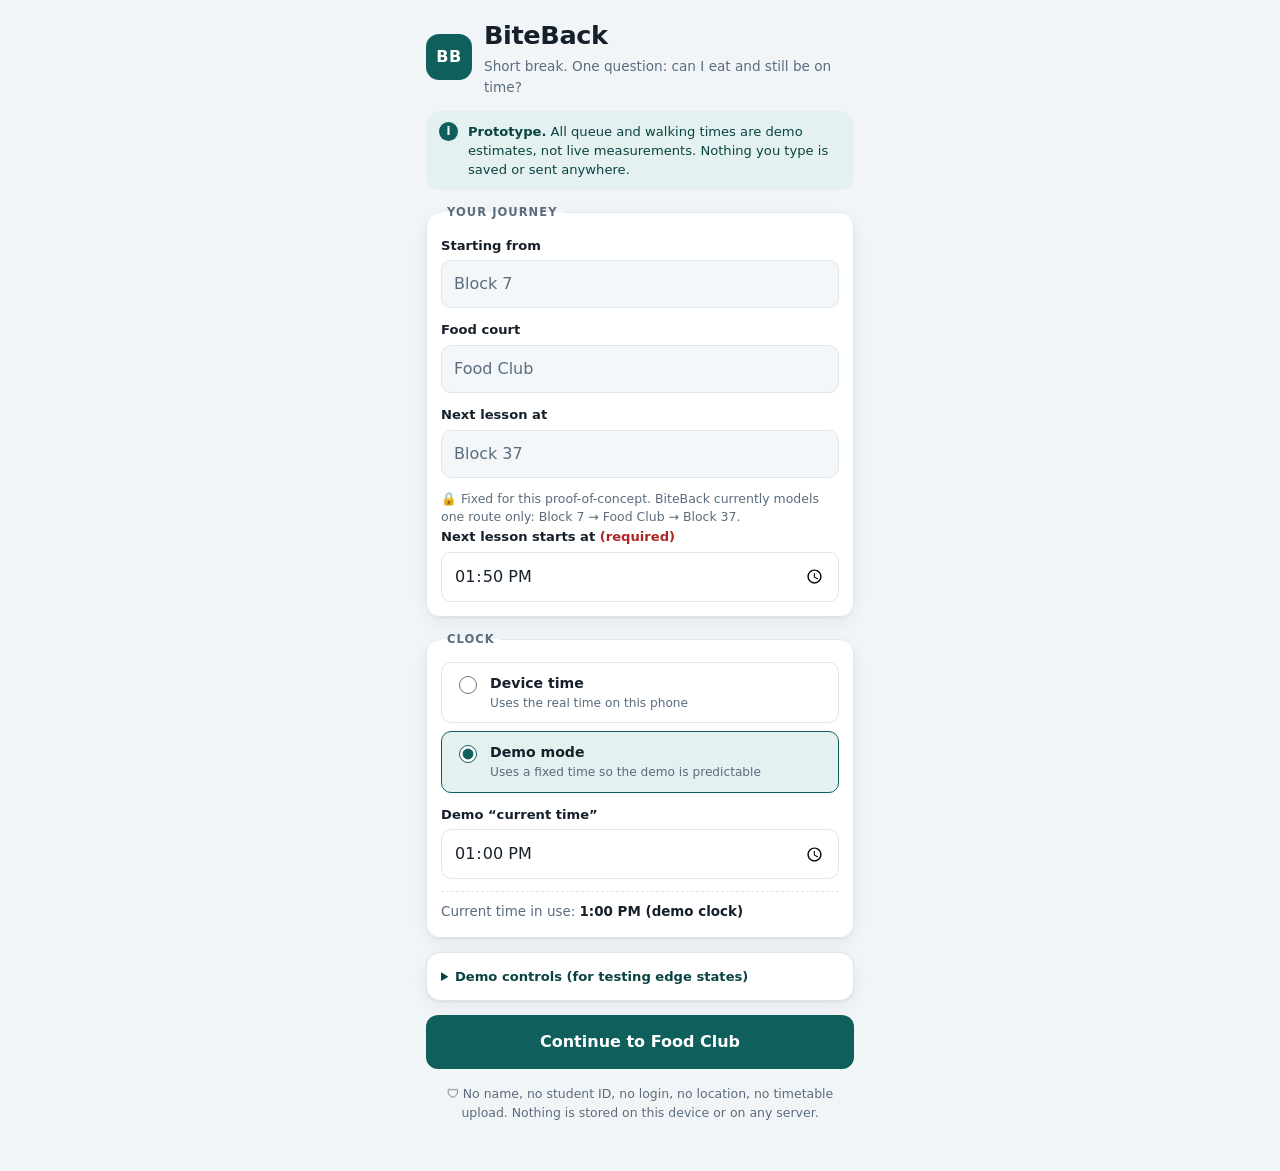
<file: index.html>
<!DOCTYPE html>
<html lang="en">
<head>
<meta charset="utf-8">
<meta name="viewport" content="width=device-width, initial-scale=1, viewport-fit=cover">
<meta name="description" content="BiteBack — a student prototype that estimates whether there is enough time to buy food and still reach the next lesson on time.">
<meta name="robots" content="noindex">
<title>BiteBack — will I make it back in time?</title>
<link rel="stylesheet" href="styles.css">
</head>
<body>

<div class="phone">

  <!-- ===================== SCREEN 1 — INPUT ===================== -->
  <section id="screen-input" class="screen is-active" aria-labelledby="app-title">
    <header class="app-head">
      <div class="logo" aria-hidden="true">BB</div>
      <div>
        <h1 id="app-title">BiteBack</h1>
        <p class="subtitle">Short break. One question: can I eat and still be on time?</p>
      </div>
    </header>

    <p class="banner banner-info">
      <span class="banner-icon" aria-hidden="true">i</span>
      <span><strong>Prototype.</strong> All queue and walking times are demo estimates, not live measurements. Nothing you type is saved or sent anywhere.</span>
    </p>

    <form id="trip-form" novalidate>
      <fieldset class="card">
        <legend>Your journey</legend>

        <div class="field">
          <label for="start-block">Starting from</label>
          <input id="start-block" name="start-block" type="text" value="Block 7" readonly aria-describedby="locked-note">
        </div>

        <div class="field">
          <label for="food-court">Food court</label>
          <input id="food-court" name="food-court" type="text" value="Food Club" readonly>
        </div>

        <div class="field">
          <label for="lesson-block">Next lesson at</label>
          <input id="lesson-block" name="lesson-block" type="text" value="Block 37" readonly>
        </div>

        <p id="locked-note" class="hint">
          <span aria-hidden="true">&#128274;</span> Fixed for this proof-of-concept. BiteBack currently models one route only: Block&nbsp;7 &rarr; Food Club &rarr; Block&nbsp;37.
        </p>

        <div class="field">
          <label for="lesson-time">Next lesson starts at <span class="req">(required)</span></label>
          <input id="lesson-time" name="lesson-time" type="time" required aria-describedby="lesson-time-error">
          <p id="lesson-time-error" class="error-text" role="alert" hidden></p>
        </div>
      </fieldset>

      <fieldset class="card">
        <legend>Clock</legend>

        <div class="radio-row">
          <label class="radio">
            <input type="radio" name="time-mode" value="device">
            <span><strong>Device time</strong><small>Uses the real time on this phone</small></span>
          </label>
          <label class="radio">
            <input type="radio" name="time-mode" value="demo" checked>
            <span><strong>Demo mode</strong><small>Uses a fixed time so the demo is predictable</small></span>
          </label>
        </div>

        <div class="field" id="demo-time-field">
          <label for="demo-current-time">Demo &ldquo;current time&rdquo;</label>
          <input id="demo-current-time" type="time" value="13:00">
        </div>

        <p class="now-readout">Current time in use: <strong id="now-readout">--:--</strong></p>
      </fieldset>

      <details class="card demo-tools">
        <summary>Demo controls (for testing edge states)</summary>
        <label class="check">
          <input type="checkbox" id="simulate-missing">
          <span>Simulate missing Chicken Rice queue data &rarr; forces <strong>Unknown</strong></span>
        </label>
        <label class="check">
          <input type="checkbox" id="simulate-stale">
          <span>Simulate a stale (26&nbsp;min old) Chicken Rice snapshot &rarr; forces <strong>Unknown</strong></span>
        </label>
        <p class="hint">These switches exist only to show the honest-failure states during the viva. A real build would not ship them.</p>
      </details>

      <button type="submit" class="btn btn-primary">Continue to Food Club</button>
    </form>

    <p class="privacy-note">
      <span aria-hidden="true">&#128737;</span>
      No name, no student ID, no login, no location, no timetable upload. Nothing is stored on this device or on any server.
    </p>
  </section>

  <!-- ===================== SCREEN 2 — QUEUES ===================== -->
  <section id="screen-queue" class="screen" aria-labelledby="queue-title" hidden>
    <header class="screen-head">
      <button type="button" class="btn-back" data-goto="screen-input">&larr; Edit journey</button>
      <h2 id="queue-title">Food Club queues</h2>
      <p class="screen-sub" id="queue-context">Arriving about --:-- &middot; lesson at --:--</p>
    </header>

    <p class="banner banner-warn">
      <span class="banner-icon" aria-hidden="true">!</span>
      <span><strong>Simulated CV queue snapshots.</strong> No camera is connected. These counts are hand-written demo values standing in for a future computer-vision people counter.</span>
    </p>

    <ul class="stall-list" id="stall-list"></ul>

    <p class="hint centred">Only Chicken Rice has a full timing calculation in this proof-of-concept.</p>
  </section>

  <!-- ===================== SCREEN 3 — RESULT ===================== -->
  <section id="screen-result" class="screen" aria-labelledby="result-title" hidden>
    <header class="screen-head">
      <button type="button" class="btn-back" data-goto="screen-queue">&larr; Back to queues</button>
      <h2 id="result-title">Chicken Rice</h2>
      <p class="screen-sub" id="result-context">Block 7 &rarr; Food Club &rarr; Block 37</p>
    </header>

    <div id="status-pill" class="status-pill" role="status" aria-live="polite">
      <span class="status-icon" id="status-icon" aria-hidden="true">?</span>
      <span class="status-text">
        <strong id="status-label">Unknown</strong>
        <small id="status-line">Waiting for input.</small>
      </span>
    </div>

    <div class="card" id="eating-card">
      <h3>Eating time</h3>
      <div class="eat-grid">
        <div class="eat-cell">
          <span class="eat-num" id="eat-before">--</span>
          <span class="eat-lab">min before buffer</span>
        </div>
        <div class="eat-cell">
          <span class="eat-num" id="eat-after">--</span>
          <span class="eat-lab">min after buffer</span>
        </div>
      </div>
      <p class="hint" id="eat-rule">Target: at least 15 minutes of eating time after the safety buffer.</p>
    </div>

    <div class="card" id="breakdown-card">
      <h3>Where the minutes go</h3>
      <table class="breakdown">
        <caption class="sr-only">Timing breakdown in minutes</caption>
        <tbody>
          <tr><th scope="row"><span aria-hidden="true">&#128694;</span> Block 7 &rarr; Food Club walk</th><td><span id="bd-walk1">--</span> min</td></tr>
          <tr><th scope="row"><span aria-hidden="true">&#128101;</span> Chicken Rice queue</th><td><span id="bd-queue">--</span> min</td></tr>
          <tr><th scope="row"><span aria-hidden="true">&#127858;</span> Preparation</th><td><span id="bd-prep">--</span> min</td></tr>
          <tr><th scope="row"><span aria-hidden="true">&#128694;</span> Food Club &rarr; Block 37 walk</th><td><span id="bd-walk2">--</span> min</td></tr>
          <tr class="row-sum"><th scope="row">Base non-eating time</th><td><span id="bd-base">--</span> min</td></tr>
          <tr><th scope="row"><span aria-hidden="true">&#128737;</span> Safety buffer</th><td><span id="bd-buffer">--</span> min</td></tr>
          <tr class="row-sum"><th scope="row">Time available before lesson</th><td><span id="bd-available">--</span> min</td></tr>
        </tbody>
      </table>
    </div>

    <div class="card" id="explain-card">
      <h3>Why this result</h3>
      <p id="explain-text">--</p>
    </div>

    <p class="banner banner-warn">
      <span class="banner-icon" aria-hidden="true">!</span>
      <span><strong>These are demo estimates, not guarantees.</strong> Walking, queue and preparation times are placeholder numbers. They must be replaced with real stopwatch observations at Food Club before anyone relies on this. See <code>DATA_NOTES.md</code>.</span>
    </p>

    <button type="button" class="btn btn-secondary" data-goto="screen-queue">&larr; Back to queues</button>
  </section>

</div>

<script src="data.js"></script>
<script src="feasibility.js"></script>
<script src="app.js"></script>
</body>
</html>
</file>
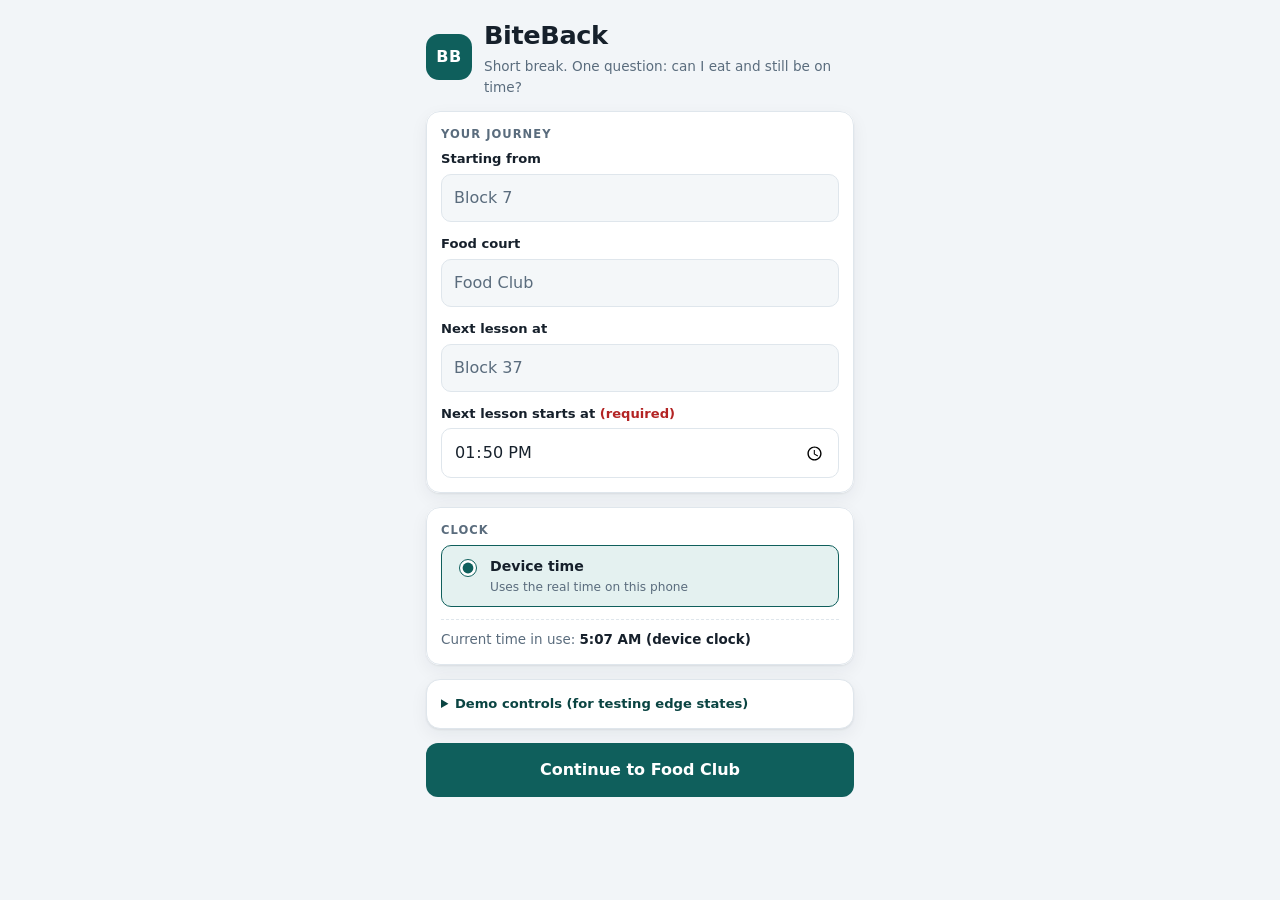
<file: app/index.html>
<!DOCTYPE html>
<html lang="en">
<head>
<meta charset="utf-8">
<meta name="viewport" content="width=device-width, initial-scale=1, viewport-fit=cover">
<meta name="description" content="BiteBack — a student prototype that estimates whether there is enough time to buy food and still reach the next lesson on time.">
<meta name="robots" content="noindex">
<title>BiteBack — will I make it back in time?</title>
<link rel="stylesheet" href="styles.css">
</head>
<body>

<div class="phone">

  <!-- ===================== SCREEN 1 — INPUT ===================== -->
  <section id="screen-input" class="screen is-active" aria-labelledby="app-title">
    <header class="app-head">
      <div class="logo" aria-hidden="true">BB</div>
      <div>
        <h1 id="app-title">BiteBack</h1>
        <p class="subtitle">Short break. One question: can I eat and still be on time?</p>
      </div>
    </header>

    <!-- <p class="banner banner-info"> -->
    <!--   <span class="banner-icon" aria-hidden="true">i</span> -->
    <!--   <span><strong>Prototype.</strong> All queue and walking times are demo estimates, not live measurements. Nothing you type is saved or sent anywhere.</span> -->
    <!-- </p> -->

    <form id="trip-form" novalidate>
      <fieldset class="card">
        <div class="header">Your journey</div>

        <div class="field">
          <label for="start-block">Starting from</label>
          <input id="start-block" name="start-block" type="text" value="Block 7" readonly aria-describedby="locked-note">
        </div>

        <div class="field">
          <label for="food-court">Food court</label>
          <input id="food-court" name="food-court" type="text" value="Food Club" readonly>
        </div>

        <div class="field">
          <label for="lesson-block">Next lesson at</label>
          <input id="lesson-block" name="lesson-block" type="text" value="Block 37" readonly>
        </div>

        <!-- <p id="locked-note" class="hint"> -->
        <!--   <span aria-hidden="true">&#128274;</span> Fixed for this proof-of-concept. BiteBack currently models one route only: Block&nbsp;7 &rarr; Food Club &rarr; Block&nbsp;37. -->
        <!-- </p> -->

        <div class="field">
          <label for="lesson-time">Next lesson starts at <span class="req">(required)</span></label>
          <input id="lesson-time" name="lesson-time" type="time" required aria-describedby="lesson-time-error">
          <p id="lesson-time-error" class="error-text" role="alert" hidden></p>
        </div>
      </fieldset>

      <fieldset class="card">
        <div class="header">Clock</div>

        <div class="radio-row">
          <label class="radio">
            <input type="radio" name="time-mode" value="device" checked>
            <span><strong>Device time</strong><small>Uses the real time on this phone</small></span>
          </label>
          <!-- <label class="radio"> -->
          <!--   <input type="radio" name="time-mode" value="demo" checked> -->
          <!--   <span><strong>Demo mode</strong><small>Uses a fixed time so the demo is predictable</small></span> -->
          <!-- </label> -->
        </div>

        <!-- <div class="field" id="demo-time-field"> -->
        <!--   <label for="demo-current-time">Demo &ldquo;current time&rdquo;</label> -->
        <!--   <input id="demo-current-time" type="time" value="13:00"> -->
        <!-- </div> -->

        <p class="now-readout">Current time in use: <strong id="now-readout">--:--</strong></p>
      </fieldset>

      <details class="card demo-tools">
        <summary>Demo controls (for testing edge states)</summary>
        <label class="check">
          <input type="checkbox" id="simulate-missing">
          <span>Simulate missing Chicken Rice queue data &rarr; forces <strong>Unknown</strong></span>
        </label>
        <label class="check">
          <input type="checkbox" id="simulate-stale">
          <span>Simulate a stale (26&nbsp;min old) Chicken Rice snapshot &rarr; forces <strong>Unknown</strong></span>
        </label>
        <p class="hint">These switches exist only to show the honest-failure states during the viva. A real build would not ship them.</p>
      </details>

      <button type="submit" class="btn btn-primary">Continue to Food Club</button>
    </form>

    <!-- <p class="privacy-note"> -->
    <!--   <span aria-hidden="true">&#128737;</span> -->
    <!--   No name, no student ID, no login, no location, no timetable upload. Nothing is stored on this device or on any server. -->
    <!-- </p> -->
  </section>

  <!-- ===================== SCREEN 2 — QUEUES ===================== -->
  <section id="screen-queue" class="screen" aria-labelledby="queue-title" hidden>
    <header class="screen-head">
      <button type="button" class="btn-back" data-goto="screen-input">&larr; Edit journey</button>
      <h2 id="queue-title">Food Club queues</h2>
      <p class="screen-sub" id="queue-context">Arriving about --:-- &middot; lesson at --:--</p>
    </header>

    <!-- <p class="banner banner-warn"> -->
    <!--   <span class="banner-icon" aria-hidden="true">!</span> -->
    <!--   <span><strong>Simulated CV queue snapshots.</strong> No camera is connected. These counts are hand-written demo values standing in for a future computer-vision people counter.</span> -->
    <!-- </p> -->

    <ul class="stall-list" id="stall-list"></ul>

    <!-- <p class="hint centred">Only Chicken Rice has a full timing calculation in this proof-of-concept.</p> -->
  </section>

  <!-- ===================== SCREEN 3 — RESULT ===================== -->
  <section id="screen-result" class="screen" aria-labelledby="result-title" hidden>
    <header class="screen-head">
      <button type="button" class="btn-back" data-goto="screen-queue">&larr; Back to queues</button>
      <h2 id="result-title">Chicken Rice</h2>
      <p class="screen-sub" id="result-context">Block 7 &rarr; Food Club &rarr; Block 37</p>
    </header>

    <div id="status-pill" class="status-pill" role="status" aria-live="polite">
      <span class="status-icon" id="status-icon" aria-hidden="true">?</span>
      <span class="status-text">
        <strong id="status-label">Unknown</strong>
        <small id="status-line">Waiting for input.</small>
      </span>
    </div>

    <div class="card" id="eating-card">
      <h3>Eating time</h3>
      <div class="eat-grid">
        <div class="eat-cell">
          <span class="eat-num" id="eat-before">--</span>
          <span class="eat-lab">min before buffer</span>
        </div>
        <div class="eat-cell">
          <span class="eat-num" id="eat-after">--</span>
          <span class="eat-lab">min after buffer</span>
        </div>
      </div>
      <p class="hint" id="eat-rule">Target: at least 15 minutes of eating time after the safety buffer.</p>
    </div>

    <div class="card" id="breakdown-card">
      <h3>Where the minutes go</h3>
      <table class="breakdown">
        <caption class="sr-only">Timing breakdown in minutes</caption>
        <tbody>
          <tr><th scope="row"><span aria-hidden="true">&#128694;</span> Block 7 &rarr; Food Club walk</th><td><span id="bd-walk1">--</span> min</td></tr>
          <tr><th scope="row"><span aria-hidden="true">&#128101;</span> Chicken Rice queue</th><td><span id="bd-queue">--</span> min</td></tr>
          <tr><th scope="row"><span aria-hidden="true">&#127858;</span> Preparation</th><td><span id="bd-prep">--</span> min</td></tr>
          <tr><th scope="row"><span aria-hidden="true">&#128694;</span> Food Club &rarr; Block 37 walk</th><td><span id="bd-walk2">--</span> min</td></tr>
          <tr class="row-sum"><th scope="row">Base non-eating time</th><td><span id="bd-base">--</span> min</td></tr>
          <tr><th scope="row"><span aria-hidden="true">&#128737;</span> Safety buffer</th><td><span id="bd-buffer">--</span> min</td></tr>
          <tr class="row-sum"><th scope="row">Time available before lesson</th><td><span id="bd-available">--</span> min</td></tr>
        </tbody>
      </table>
    </div>

    <!-- <div class="card" id="explain-card"> -->
    <!--   <h3>Why this result</h3> -->
    <!--   <p id="explain-text">--</p> -->
    <!-- </div> -->

    <!-- <p class="banner banner-warn"> -->
    <!--   <span class="banner-icon" aria-hidden="true">!</span> -->
    <!--   <span><strong>These are demo estimates, not guarantees.</strong> Walking, queue and preparation times are placeholder numbers. They must be replaced with real stopwatch observations at Food Club before anyone relies on this. See <code>DATA_NOTES.md</code>.</span> -->
    <!-- </p> -->

    <button type="button" class="btn btn-secondary" data-goto="screen-queue">&larr; Back to queues</button>
  </section>

</div>

<script src="data.js"></script>
<script src="feasibility.js"></script>
<script src="app.js"></script>
</body>
</html>
</file>
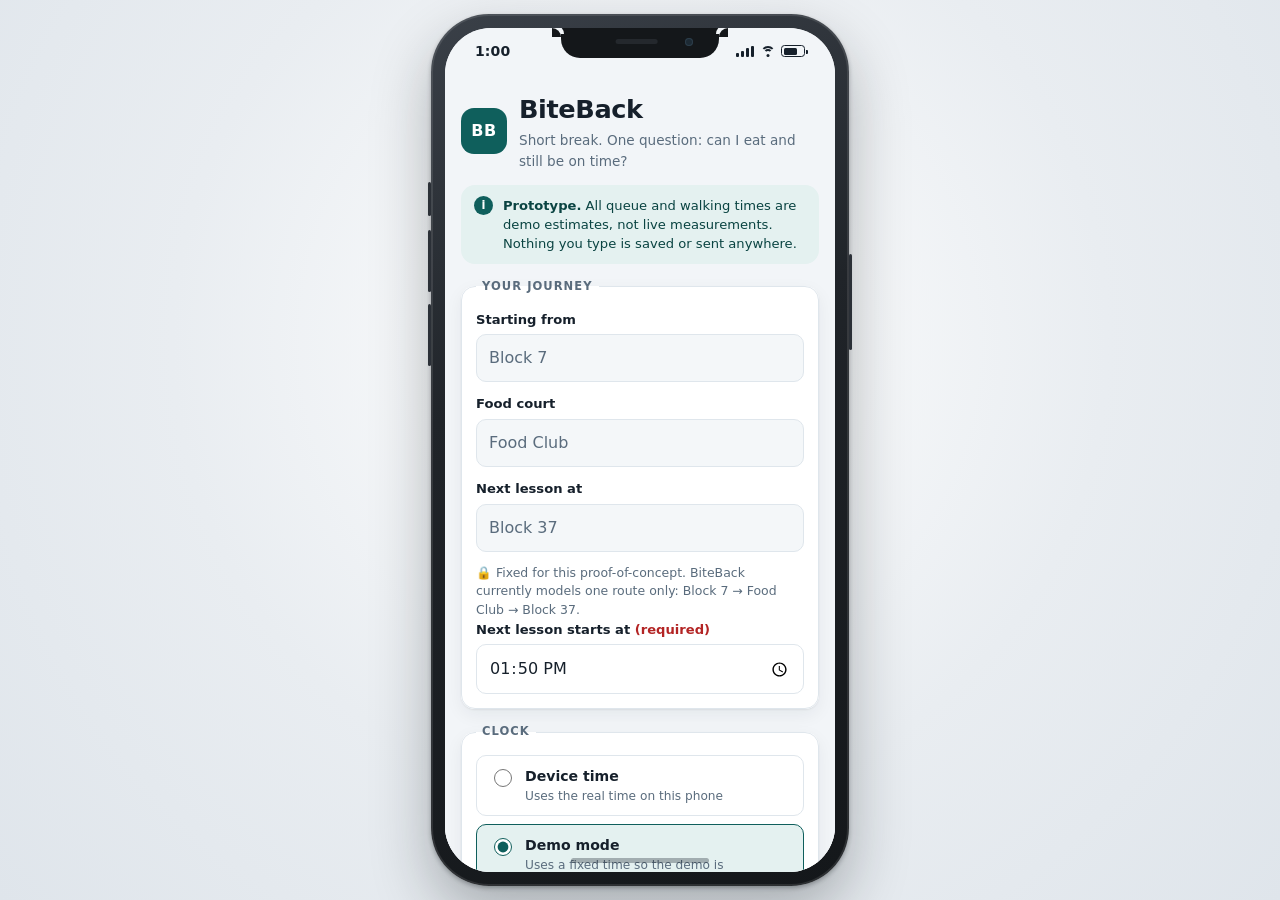
<file: demo.html>
<!DOCTYPE html>
<html lang="en">
<head>
<meta charset="utf-8">
<meta name="viewport" content="width=device-width, initial-scale=1">
<title>BiteBack — presentation view</title>
<style>
/* =============================================================================
   demo.html — PRESENTATION WRAPPER ONLY
   -----------------------------------------------------------------------------
   This file contains NO app logic, NO data and NO decision rules. It is a
   picture frame. The real prototype runs inside the iframe below, loaded
   straight from index.html.

   That means index.html, styles.css, data.js, feasibility.js and app.js are
   completely untouched. Anything you change in the app shows up here
   automatically, and deleting this file breaks nothing.

   Open this, press F11 for fullscreen, and present.
   ============================================================================= */

* { box-sizing: border-box; }

html, body {
  margin: 0;
  padding: 0;
  height: 100%;
  overflow: hidden;
  background: #e9edf1;
  background-image: radial-gradient(circle at 50% 38%, #ffffff 0%, #e9edf1 55%, #dfe5eb 100%);
  font-family: "Segoe UI", system-ui, -apple-system, "Helvetica Neue", Arial, sans-serif;
}

.stage {
  position: fixed;
  inset: 0;
}

/* The scaler keeps the phone at true 390x844 and shrinks it to fit whatever
   screen or projector it lands on, so nothing inside ever reflows.

   It is pinned to the exact centre of the viewport with position:fixed rather
   than centred by grid/flex. A CSS transform does not change an element's
   layout size, so a layout-based centre would centre the unscaled 872px box
   and leave the visible phone sitting off-centre. This cannot drift. */
.scaler {
  position: fixed;
  top: 50%;
  left: 50%;
  transform-origin: center center;
  transform: translate(-50%, -50%) scale(1);
  transition: transform .15s ease-out;
}

/* ------------------------------- The phone -------------------------------- */
.phone-frame {
  position: relative;
  width: 418px;
  height: 872px;
  padding: 14px;
  border-radius: 58px;
  background: linear-gradient(160deg, #3a4048 0%, #202429 40%, #14171a 100%);
  box-shadow:
    0 2px 4px rgba(16, 22, 28, .30),
    0 26px 60px rgba(16, 22, 28, .30),
    inset 0 0 0 2px rgba(255, 255, 255, .10);
}

/* Side buttons */
.btn-side {
  position: absolute;
  width: 3px;
  background: #2b3037;
  border-radius: 2px;
}
.btn-side.left-1  { left: -3px; top: 168px; height: 34px; }
.btn-side.left-2  { left: -3px; top: 216px; height: 62px; }
.btn-side.left-3  { left: -3px; top: 290px; height: 62px; }
.btn-side.right-1 { right: -3px; top: 240px; height: 96px; }

/* ------------------------------- The screen ------------------------------- */
.screen-area {
  position: relative;
  width: 390px;
  height: 844px;
  border-radius: 46px;
  overflow: hidden;
  background: #f2f5f8;
  display: flex;
  flex-direction: column;
}

/* iOS-style status bar. A real strip, not an overlay, so it never covers
   any part of the prototype. */
.status-bar {
  flex: 0 0 auto;
  height: 46px;
  padding: 0 30px;
  display: flex;
  align-items: center;
  justify-content: space-between;
  background: #f2f5f8;
  color: #16202b;
  font-size: 14px;
  font-weight: 700;
  letter-spacing: .1px;
  position: relative;
  z-index: 2;
}
.status-right { display: flex; align-items: center; gap: 6px; }

/* Signal bars */
.signal { display: flex; align-items: flex-end; gap: 2px; height: 11px; }
.signal i { display: block; width: 3px; background: #16202b; border-radius: 1px; }
.signal i:nth-child(1) { height: 4px; }
.signal i:nth-child(2) { height: 6px; }
.signal i:nth-child(3) { height: 9px; }
.signal i:nth-child(4) { height: 11px; }

/* Wi-Fi arcs */
.wifi { width: 15px; height: 11px; position: relative; }
.wifi span {
  position: absolute;
  left: 50%;
  transform: translateX(-50%);
  border: 2px solid #16202b;
  border-bottom-color: transparent;
  border-left-color: transparent;
  border-right-color: transparent;
  border-radius: 50%;
}
.wifi span:nth-child(1) { width: 15px; height: 15px; top: 0; }
.wifi span:nth-child(2) { width: 9px;  height: 9px;  top: 3px; }
.wifi .dot {
  border: 0;
  width: 3px; height: 3px;
  background: #16202b;
  border-radius: 50%;
  top: 8px;
}

/* Battery */
.battery {
  width: 24px; height: 12px;
  border: 1.5px solid #16202b;
  border-radius: 3.5px;
  padding: 1.5px;
  position: relative;
}
.battery::after {
  content: "";
  position: absolute;
  right: -3.5px; top: 3.5px;
  width: 2px; height: 4px;
  background: #16202b;
  border-radius: 0 1px 1px 0;
}
.battery i { display: block; height: 100%; width: 72%; background: #16202b; border-radius: 1.5px; }

/* --------------------------------- Notch ---------------------------------- */
.notch {
  position: absolute;
  top: 0;
  left: 50%;
  transform: translateX(-50%);
  width: 158px;
  height: 30px;
  background: #14171a;
  border-radius: 0 0 19px 19px;
  z-index: 3;
}
/* The small curved shoulders where the notch meets the screen edge */
.notch::before,
.notch::after {
  content: "";
  position: absolute;
  top: 0;
  width: 9px;
  height: 9px;
  background: #14171a;
}
.notch::before { left: -9px;  border-radius: 0 9px 0 0; box-shadow: 3px -3px 0 0 #f2f5f8; }
.notch::after  { right: -9px; border-radius: 9px 0 0 0; box-shadow: -3px -3px 0 0 #f2f5f8; }

/* Speaker slot and camera inside the notch */
.notch .speaker {
  position: absolute;
  top: 11px; left: 50%;
  transform: translateX(-58%);
  width: 42px; height: 5px;
  background: #24282d;
  border-radius: 3px;
}
.notch .camera {
  position: absolute;
  top: 10px; right: 26px;
  width: 8px; height: 8px;
  border-radius: 50%;
  background: #1d2a34;
  box-shadow: inset 0 0 0 1px #2c3d4a;
}

/* -------------------------------- The app --------------------------------- */
.app-frame {
  flex: 1 1 auto;
  width: 100%;
  border: 0;
  display: block;
  background: #f2f5f8;
  position: relative;
  z-index: 1;
}

/* Sits behind the iframe. Only ever visible if the iframe fails to load. */
.frame-fallback {
  position: absolute;
  left: 0; right: 0;
  top: 46px; bottom: 0;
  z-index: 0;
  padding: 40px 28px;
  display: flex;
  flex-direction: column;
  justify-content: center;
  gap: 12px;
  text-align: center;
  color: #5a6c7d;
  font-size: 13px;
  line-height: 1.55;
}
.frame-fallback strong { color: #16202b; font-size: 15px; }
.frame-fallback code {
  display: block;
  background: #e4e9ee;
  color: #16202b;
  padding: 8px 10px;
  border-radius: 8px;
  font-size: 12px;
  word-break: break-all;
}

/* Home indicator. Overlaid, but the app has 48px of bottom padding so it
   never sits on top of anything readable. */
.home-bar {
  position: absolute;
  bottom: 9px;
  left: 50%;
  transform: translateX(-50%);
  width: 138px;
  height: 5px;
  border-radius: 3px;
  background: #16202b;
  opacity: .32;
  pointer-events: none;
  z-index: 4;
}

@media (prefers-reduced-motion: reduce) {
  .scaler { transition: none; }
}
</style>
</head>
<body>

<div class="stage">
  <div class="scaler" id="scaler">
    <div class="phone-frame">

      <span class="btn-side left-1"></span>
      <span class="btn-side left-2"></span>
      <span class="btn-side left-3"></span>
      <span class="btn-side right-1"></span>

      <div class="screen-area">

        <div class="notch" aria-hidden="true">
          <span class="speaker"></span>
          <span class="camera"></span>
        </div>

        <!-- Static status bar. 1:00 PM deliberately matches the app's demo clock. -->
        <div class="status-bar" aria-hidden="true">
          <span>1:00</span>
          <span class="status-right">
            <span class="signal"><i></i><i></i><i></i><i></i></span>
            <span class="wifi"><span></span><span></span><span class="dot"></span></span>
            <span class="battery"><i></i></span>
          </span>
        </div>

        <div class="frame-fallback">
          <strong>The prototype could not load in this frame.</strong>
          <span>Some browsers block one local file from embedding another. Run a local server from the <code>biteback</code> folder and open the demo through it:</span>
          <code>python -m http.server 8000</code>
          <code>http://localhost:8000/demo.html</code>
          <span>Or just open <code>index.html</code> directly — the prototype itself always works.</span>
        </div>

        <iframe
          class="app-frame"
          id="app-frame"
          src="index.html"
          title="BiteBack prototype"></iframe>

        <span class="home-bar" aria-hidden="true"></span>
      </div>
    </div>
  </div>
</div>

<script>
/* Scale the phone to fit the window without ever reflowing what is inside it.
   The phone stays exactly 390x844 CSS pixels; only the picture is resized. */
(function () {
  "use strict";
  var PHONE_W = 418, PHONE_H = 872, MARGIN = 24;
  var scaler = document.getElementById("scaler");

  function fit() {
    var scale = Math.min(
      (window.innerHeight - MARGIN) / PHONE_H,
      (window.innerWidth - MARGIN) / PHONE_W,
      1 /* never enlarge past true size — upscaling is what pushed it off-screen */
    );
    scaler.style.transform =
      "translate(-50%, -50%) scale(" + Math.max(scale, 0.2).toFixed(4) + ")";
  }

  fit();
  window.addEventListener("resize", fit);
  /* Re-measure once more after the iframe and fonts settle. */
  window.addEventListener("load", fit);
})();
</script>

</body>
</html>
</file>
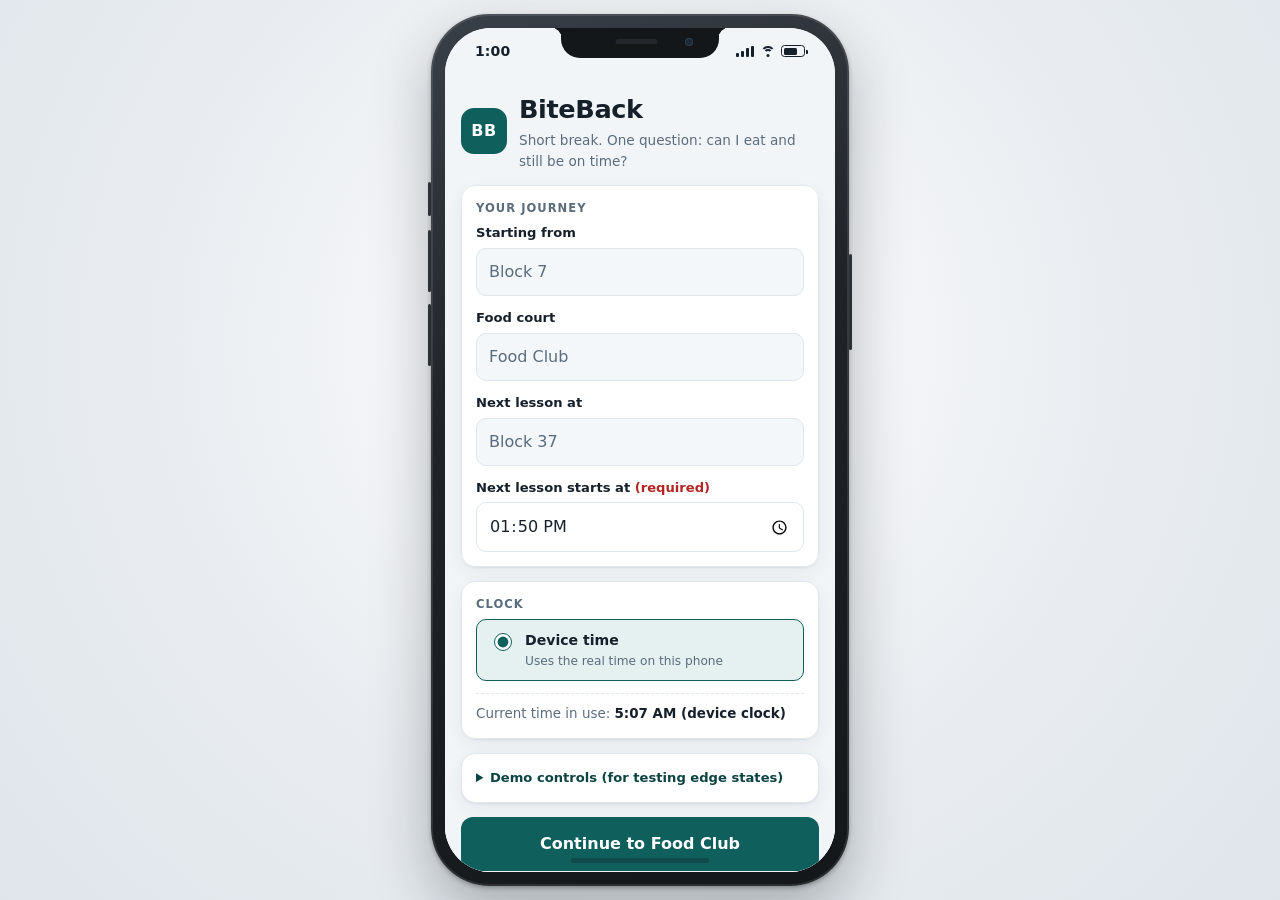
<file: app/demo.html>
<!DOCTYPE html>
<html lang="en">
<head>
<meta charset="utf-8">
<meta name="viewport" content="width=device-width, initial-scale=1">
<title>BiteBack — presentation view</title>
<style>
/* =============================================================================
   demo.html — PRESENTATION WRAPPER ONLY
   -----------------------------------------------------------------------------
   This file contains NO app logic, NO data and NO decision rules. It is a
   picture frame. The real prototype runs inside the iframe below, loaded
   straight from index.html.

   That means index.html, styles.css, data.js, feasibility.js and app.js are
   completely untouched. Anything you change in the app shows up here
   automatically, and deleting this file breaks nothing.

   Open this, press F11 for fullscreen, and present.
   ============================================================================= */

* { box-sizing: border-box; }

html, body {
  margin: 0;
  padding: 0;
  height: 100%;
  overflow: hidden;
  background: #e9edf1;
  background-image: radial-gradient(circle at 50% 38%, #ffffff 0%, #e9edf1 55%, #dfe5eb 100%);
  font-family: "Segoe UI", system-ui, -apple-system, "Helvetica Neue", Arial, sans-serif;
}

.stage {
  position: fixed;
  inset: 0;
}

/* The scaler keeps the phone at true 390x844 and shrinks it to fit whatever
   screen or projector it lands on, so nothing inside ever reflows.

   It is pinned to the exact centre of the viewport with position:fixed rather
   than centred by grid/flex. A CSS transform does not change an element's
   layout size, so a layout-based centre would centre the unscaled 872px box
   and leave the visible phone sitting off-centre. This cannot drift. */
.scaler {
  position: fixed;
  top: 50%;
  left: 50%;
  transform-origin: center center;
  transform: translate(-50%, -50%) scale(1);
  transition: transform .15s ease-out;
}

/* ------------------------------- The phone -------------------------------- */
.phone-frame {
  position: relative;
  width: 418px;
  height: 872px;
  padding: 14px;
  border-radius: 58px;
  background: linear-gradient(160deg, #3a4048 0%, #202429 40%, #14171a 100%);
  box-shadow:
    0 2px 4px rgba(16, 22, 28, .30),
    0 26px 60px rgba(16, 22, 28, .30),
    inset 0 0 0 2px rgba(255, 255, 255, .10);
}

/* Side buttons */
.btn-side {
  position: absolute;
  width: 3px;
  background: #2b3037;
  border-radius: 2px;
}
.btn-side.left-1  { left: -3px; top: 168px; height: 34px; }
.btn-side.left-2  { left: -3px; top: 216px; height: 62px; }
.btn-side.left-3  { left: -3px; top: 290px; height: 62px; }
.btn-side.right-1 { right: -3px; top: 240px; height: 96px; }

/* ------------------------------- The screen ------------------------------- */
.screen-area {
  position: relative;
  width: 390px;
  height: 844px;
  border-radius: 46px;
  overflow: hidden;
  background: #f2f5f8;
  display: flex;
  flex-direction: column;
}

/* iOS-style status bar. A real strip, not an overlay, so it never covers
   any part of the prototype. */
.status-bar {
  flex: 0 0 auto;
  height: 46px;
  padding: 0 30px;
  display: flex;
  align-items: center;
  justify-content: space-between;
  background: #f2f5f8;
  color: #16202b;
  font-size: 14px;
  font-weight: 700;
  letter-spacing: .1px;
  position: relative;
  z-index: 2;
}
.status-right { display: flex; align-items: center; gap: 6px; }

/* Signal bars */
.signal { display: flex; align-items: flex-end; gap: 2px; height: 11px; }
.signal i { display: block; width: 3px; background: #16202b; border-radius: 1px; }
.signal i:nth-child(1) { height: 4px; }
.signal i:nth-child(2) { height: 6px; }
.signal i:nth-child(3) { height: 9px; }
.signal i:nth-child(4) { height: 11px; }

/* Wi-Fi arcs */
.wifi { width: 15px; height: 11px; position: relative; }
.wifi span {
  position: absolute;
  left: 50%;
  transform: translateX(-50%);
  border: 2px solid #16202b;
  border-bottom-color: transparent;
  border-left-color: transparent;
  border-right-color: transparent;
  border-radius: 50%;
}
.wifi span:nth-child(1) { width: 15px; height: 15px; top: 0; }
.wifi span:nth-child(2) { width: 9px;  height: 9px;  top: 3px; }
.wifi .dot {
  border: 0;
  width: 3px; height: 3px;
  background: #16202b;
  border-radius: 50%;
  top: 8px;
}

/* Battery */
.battery {
  width: 24px; height: 12px;
  border: 1.5px solid #16202b;
  border-radius: 3.5px;
  padding: 1.5px;
  position: relative;
}
.battery::after {
  content: "";
  position: absolute;
  right: -3.5px; top: 3.5px;
  width: 2px; height: 4px;
  background: #16202b;
  border-radius: 0 1px 1px 0;
}
.battery i { display: block; height: 100%; width: 72%; background: #16202b; border-radius: 1.5px; }

/* --------------------------------- Notch ---------------------------------- */
.notch {
  position: absolute;
  top: 0;
  left: 50%;
  transform: translateX(-50%);
  width: 158px;
  height: 30px;
  background: #14171a;
  border-radius: 0 0 19px 19px;
  z-index: 3;
}
/* The small curved shoulders where the notch meets the screen edge */
.notch::before,
.notch::after {
  content: "";
  position: absolute;
  top: 0;
  width: 9px;
  height: 9px;
  background: #f2f5f8;
}
.notch::before { left: -9px;  border-radius: 0 9px 0 0; box-shadow: 3px -3px 0 0 #14171a; }
.notch::after  { right: -9px; border-radius: 9px 0 0 0; box-shadow: -3px -3px 0 0 #14171a; }

/* Speaker slot and camera inside the notch */
.notch .speaker {
  position: absolute;
  top: 11px; left: 50%;
  transform: translateX(-58%);
  width: 42px; height: 5px;
  background: #24282d;
  border-radius: 3px;
}
.notch .camera {
  position: absolute;
  top: 10px; right: 26px;
  width: 8px; height: 8px;
  border-radius: 50%;
  background: #1d2a34;
  box-shadow: inset 0 0 0 1px #2c3d4a;
}

/* -------------------------------- The app --------------------------------- */
.app-frame {
  flex: 1 1 auto;
  width: 100%;
  border: 0;
  display: block;
  background: #f2f5f8;
  position: relative;
  z-index: 1;
}

/* Sits behind the iframe. Only ever visible if the iframe fails to load. */
.frame-fallback {
  position: absolute;
  left: 0; right: 0;
  top: 46px; bottom: 0;
  z-index: 0;
  padding: 40px 28px;
  display: flex;
  flex-direction: column;
  justify-content: center;
  gap: 12px;
  text-align: center;
  color: #5a6c7d;
  font-size: 13px;
  line-height: 1.55;
}
.frame-fallback strong { color: #16202b; font-size: 15px; }
.frame-fallback code {
  display: block;
  background: #e4e9ee;
  color: #16202b;
  padding: 8px 10px;
  border-radius: 8px;
  font-size: 12px;
  word-break: break-all;
}

/* Home indicator. Overlaid, but the app has 48px of bottom padding so it
   never sits on top of anything readable. */
.home-bar {
  position: absolute;
  bottom: 9px;
  left: 50%;
  transform: translateX(-50%);
  width: 138px;
  height: 5px;
  border-radius: 3px;
  background: #16202b;
  opacity: .32;
  pointer-events: none;
  z-index: 4;
}

@media (prefers-reduced-motion: reduce) {
  .scaler { transition: none; }
}
</style>
</head>
<body>

<div class="stage">
  <div class="scaler" id="scaler">
    <div class="phone-frame">

      <span class="btn-side left-1"></span>
      <span class="btn-side left-2"></span>
      <span class="btn-side left-3"></span>
      <span class="btn-side right-1"></span>

      <div class="screen-area">

        <div class="notch" aria-hidden="true">
          <span class="speaker"></span>
          <span class="camera"></span>
        </div>

        <!-- Static status bar. 1:00 PM deliberately matches the app's demo clock. -->
        <div class="status-bar" aria-hidden="true">
          <span>1:00</span>
          <span class="status-right">
            <span class="signal"><i></i><i></i><i></i><i></i></span>
            <span class="wifi"><span></span><span></span><span class="dot"></span></span>
            <span class="battery"><i></i></span>
          </span>
        </div>

        <div class="frame-fallback">
          <strong>The prototype could not load in this frame.</strong>
          <span>Some browsers block one local file from embedding another. Run a local server from the <code>biteback</code> folder and open the demo through it:</span>
          <code>python -m http.server 8000</code>
          <code>http://localhost:8000/demo.html</code>
          <span>Or just open <code>index.html</code> directly — the prototype itself always works.</span>
        </div>

        <iframe
          class="app-frame"
          id="app-frame"
          src="index.html"
          title="BiteBack prototype"></iframe>

        <span class="home-bar" aria-hidden="true"></span>
      </div>
    </div>
  </div>
</div>

<script>
/* Scale the phone to fit the window without ever reflowing what is inside it.
   The phone stays exactly 390x844 CSS pixels; only the picture is resized. */
(function () {
  "use strict";
  var PHONE_W = 418, PHONE_H = 872, MARGIN = 24;
  var scaler = document.getElementById("scaler");

  function fit() {
    var scale = Math.min(
      (window.innerHeight - MARGIN) / PHONE_H,
      (window.innerWidth - MARGIN) / PHONE_W,
      1 /* never enlarge past true size — upscaling is what pushed it off-screen */
    );
    scaler.style.transform =
      "translate(-50%, -50%) scale(" + Math.max(scale, 0.2).toFixed(4) + ")";
  }

  fit();
  window.addEventListener("resize", fit);
  /* Re-measure once more after the iframe and fonts settle. */
  window.addEventListener("load", fit);
})();
</script>

</body>
</html>
</file>
<file: styles.css>
/* =============================================================================
   BiteBack — styles.css
   Mobile-first. One column. No horizontal scrolling.
   Status meaning is never carried by colour alone: every state also has an
   icon and a word (Feasible / Risky / Not feasible / Unknown).
   ============================================================================= */

:root {
  --ink: #16202b;
  --ink-soft: #5a6c7d;
  --line: #dfe6ec;
  --bg: #f2f5f8;
  --card: #ffffff;

  --brand: #0f5f5c;
  --brand-dark: #0a4442;
  --brand-tint: #e4f1f0;

  --ok: #1c7a45;
  --ok-bg: #e6f5ec;
  --warn: #9a5c00;
  --warn-bg: #fdf1dd;
  --bad: #b32424;
  --bad-bg: #fdeaea;
  --unknown: #4a5a6a;
  --unknown-bg: #eceff2;

  --radius: 14px;
  --shadow: 0 1px 2px rgba(22, 32, 43, .07), 0 6px 18px rgba(22, 32, 43, .06);
}

* { box-sizing: border-box; }

html, body {
  margin: 0;
  padding: 0;
  overflow-x: hidden;
}

body {
  background: var(--bg);
  color: var(--ink);
  font-family: "Segoe UI", system-ui, -apple-system, "Helvetica Neue", Arial, sans-serif;
  font-size: 16px;
  line-height: 1.5;
  -webkit-text-size-adjust: 100%;
}

.phone {
  width: 100%;
  max-width: 460px;
  margin: 0 auto;
  padding: 16px 16px 48px;
}

.screen { display: none; }
.screen.is-active { display: block; animation: fade .18s ease-out; }
@keyframes fade { from { opacity: 0; transform: translateY(4px); } to { opacity: 1; transform: none; } }

/* ------------------------------- Header ---------------------------------- */
.app-head {
  display: flex;
  align-items: center;
  gap: 12px;
  margin-bottom: 14px;
}

.logo {
  flex: 0 0 auto;
  width: 46px;
  height: 46px;
  border-radius: 13px;
  background: var(--brand);
  color: #fff;
  font-weight: 800;
  letter-spacing: .5px;
  display: grid;
  place-items: center;
}

h1 {
  margin: 0;
  font-size: 1.6rem;
  letter-spacing: -.4px;
}

.subtitle {
  margin: 2px 0 0;
  font-size: .85rem;
  color: var(--ink-soft);
}

.screen-head { margin-bottom: 12px; }
.screen-head h2 { margin: 8px 0 2px; font-size: 1.35rem; letter-spacing: -.3px; }
.screen-sub { margin: 0; font-size: .85rem; color: var(--ink-soft); }

.btn-back {
  background: none;
  border: 0;
  padding: 6px 0;
  color: var(--brand);
  font: inherit;
  font-weight: 600;
  font-size: .9rem;
  cursor: pointer;
}
.btn-back:hover { text-decoration: underline; }

/* ------------------------------- Banners --------------------------------- */
.banner {
  display: flex;
  gap: 10px;
  align-items: flex-start;
  font-size: .82rem;
  line-height: 1.45;
  padding: 11px 13px;
  border-radius: var(--radius);
  margin: 0 0 14px;
}
.banner-icon {
  flex: 0 0 auto;
  width: 19px;
  height: 19px;
  border-radius: 50%;
  display: grid;
  place-items: center;
  font-weight: 800;
  font-size: .72rem;
  color: #fff;
}
.banner-info { background: var(--brand-tint); color: var(--brand-dark); }
.banner-info .banner-icon { background: var(--brand); }
.banner-warn { background: var(--warn-bg); color: #6d4200; }
.banner-warn .banner-icon { background: var(--warn); }

/* -------------------------------- Cards ---------------------------------- */
.card {
  background: var(--card);
  border: 1px solid var(--line);
  border-radius: var(--radius);
  box-shadow: var(--shadow);
  padding: 14px;
  margin: 0 0 14px;
}
.card h3 { margin: 0 0 10px; font-size: .95rem; }

fieldset.card { min-width: 0; }
legend {
  padding: 0 6px;
  font-size: .72rem;
  font-weight: 700;
  letter-spacing: .09em;
  text-transform: uppercase;
  color: var(--ink-soft);
}

/* -------------------------------- Fields --------------------------------- */
.field { margin-bottom: 12px; }
.field:last-child { margin-bottom: 0; }

label {
  display: block;
  font-size: .82rem;
  font-weight: 600;
  margin-bottom: 5px;
}
.req { color: var(--bad); font-weight: 600; }

input[type="text"],
input[type="time"] {
  width: 100%;
  max-width: 100%;
  padding: 11px 12px;
  font: inherit;
  font-size: 1rem;
  color: var(--ink);
  background: #fff;
  border: 1px solid var(--line);
  border-radius: 10px;
}
input[type="time"] { min-height: 44px; }
input:focus-visible,
button:focus-visible,
summary:focus-visible {
  outline: 3px solid var(--brand);
  outline-offset: 2px;
}
input[readonly] {
  background: #f4f7f9;
  color: var(--ink-soft);
  cursor: not-allowed;
}

.hint {
  font-size: .78rem;
  color: var(--ink-soft);
  margin: 8px 0 0;
}
.hint.centred { text-align: center; }

.error-text {
  margin: 7px 0 0;
  font-size: .82rem;
  font-weight: 600;
  color: var(--bad);
}
.error-text::before { content: "\26A0  "; }
input.is-invalid { border-color: var(--bad); background: var(--bad-bg); }

/* ------------------------------- Radios ---------------------------------- */
.radio-row { display: grid; gap: 8px; margin-bottom: 12px; }
.radio {
  display: flex;
  align-items: flex-start;
  gap: 10px;
  padding: 10px 12px;
  border: 1px solid var(--line);
  border-radius: 10px;
  font-weight: 400;
  cursor: pointer;
  margin: 0;
}
.radio:has(input:checked) { border-color: var(--brand); background: var(--brand-tint); }
.radio input { margin-top: 3px; flex: 0 0 auto; width: 18px; height: 18px; accent-color: var(--brand); }
.radio span { display: block; font-size: .88rem; }
.radio small { display: block; font-size: .76rem; color: var(--ink-soft); font-weight: 400; }

.check {
  display: flex;
  gap: 10px;
  align-items: flex-start;
  font-weight: 400;
  font-size: .84rem;
  margin-bottom: 10px;
}
.check input { margin-top: 3px; width: 17px; height: 17px; accent-color: var(--brand); flex: 0 0 auto; }

.now-readout {
  margin: 0;
  font-size: .84rem;
  color: var(--ink-soft);
  padding-top: 10px;
  border-top: 1px dashed var(--line);
}
.now-readout strong { color: var(--ink); }

.demo-tools summary {
  cursor: pointer;
  font-size: .82rem;
  font-weight: 700;
  color: var(--brand-dark);
}
.demo-tools[open] summary { margin-bottom: 11px; }

/* ------------------------------- Buttons --------------------------------- */
.btn {
  display: block;
  width: 100%;
  padding: 14px;
  font: inherit;
  font-size: 1rem;
  font-weight: 700;
  border-radius: 12px;
  border: 1px solid transparent;
  cursor: pointer;
}
.btn-primary { background: var(--brand); color: #fff; }
.btn-primary:hover { background: var(--brand-dark); }
.btn-secondary { background: #fff; color: var(--brand); border-color: var(--brand); }

/* ----------------------------- Stall cards ------------------------------- */
.stall-list { list-style: none; margin: 0 0 14px; padding: 0; display: grid; gap: 10px; }

.stall {
  background: var(--card);
  border: 1px solid var(--line);
  border-radius: var(--radius);
  box-shadow: var(--shadow);
  padding: 12px 13px;
}
.stall-name { margin: 0; font-size: 1rem; font-weight: 700; }

.stall-top { display: flex; justify-content: space-between; align-items: baseline; gap: 10px; }

.queue-load {
  flex: 0 0 auto;
  font-size: .72rem;
  font-weight: 800;
  letter-spacing: .04em;
  text-transform: uppercase;
  padding: 3px 8px;
  border-radius: 999px;
  white-space: nowrap;
}
.load-short { background: var(--ok-bg); color: var(--ok); }
.load-medium { background: var(--warn-bg); color: var(--warn); }
.load-long { background: var(--bad-bg); color: var(--bad); }
.load-none { background: var(--unknown-bg); color: var(--unknown); }

.stall-stats {
  margin: 7px 0 0;
  font-size: .84rem;
  color: var(--ink-soft);
}
.stall-stats strong { color: var(--ink); }

.data-status {
  display: inline-flex;
  align-items: center;
  gap: 5px;
  margin-top: 7px;
  font-size: .74rem;
  font-weight: 600;
  padding: 2px 8px;
  border-radius: 999px;
  background: var(--unknown-bg);
  color: var(--unknown);
}
.data-fresh { background: var(--ok-bg); color: var(--ok); }
.data-stale { background: var(--warn-bg); color: var(--warn); }
.data-missing { background: var(--unknown-bg); color: var(--unknown); }

.stall-action { margin-top: 11px; }
.stall-action .btn { padding: 11px; font-size: .92rem; }
.stall-note {
  margin: 11px 0 0;
  font-size: .78rem;
  color: var(--ink-soft);
  padding-top: 9px;
  border-top: 1px dashed var(--line);
}

.stall-featured { border-color: var(--brand); border-width: 2px; }
.stall-featured .stall-name::after {
  content: " \00B7 full calculation";
  font-size: .68rem;
  font-weight: 800;
  letter-spacing: .05em;
  text-transform: uppercase;
  color: var(--brand);
}

/* ------------------------------ Status pill ------------------------------ */
.status-pill {
  display: flex;
  align-items: center;
  gap: 13px;
  padding: 16px;
  border-radius: var(--radius);
  border: 2px solid;
  margin-bottom: 14px;
}
.status-icon {
  flex: 0 0 auto;
  width: 42px;
  height: 42px;
  border-radius: 50%;
  display: grid;
  place-items: center;
  font-size: 1.35rem;
  font-weight: 800;
  color: #fff;
}
.status-text strong { display: block; font-size: 1.2rem; line-height: 1.25; }
.status-text small { display: block; font-size: .82rem; margin-top: 2px; }

.is-feasible { background: var(--ok-bg); border-color: var(--ok); color: var(--ok); }
.is-feasible .status-icon { background: var(--ok); }
.is-risky { background: var(--warn-bg); border-color: var(--warn); color: var(--warn); }
.is-risky .status-icon { background: var(--warn); }
.is-not-feasible { background: var(--bad-bg); border-color: var(--bad); color: var(--bad); }
.is-not-feasible .status-icon { background: var(--bad); }
.is-unknown { background: var(--unknown-bg); border-color: var(--unknown); color: var(--unknown); }
.is-unknown .status-icon { background: var(--unknown); }

/* ------------------------------ Eating card ------------------------------ */
.eat-grid { display: grid; grid-template-columns: 1fr 1fr; gap: 10px; }
.eat-cell {
  background: var(--bg);
  border-radius: 11px;
  padding: 12px 10px;
  text-align: center;
}
.eat-num { display: block; font-size: 1.9rem; font-weight: 800; line-height: 1.1; letter-spacing: -1px; }
.eat-lab { display: block; font-size: .74rem; color: var(--ink-soft); margin-top: 3px; }

/* ------------------------------ Breakdown -------------------------------- */
.breakdown { width: 100%; border-collapse: collapse; font-size: .87rem; }
.breakdown th {
  text-align: left;
  font-weight: 400;
  padding: 8px 0;
  border-bottom: 1px solid var(--line);
}
.breakdown td {
  text-align: right;
  white-space: nowrap;
  padding: 8px 0;
  border-bottom: 1px solid var(--line);
  font-variant-numeric: tabular-nums;
}
.breakdown tr:last-child th, .breakdown tr:last-child td { border-bottom: 0; }
.row-sum th, .row-sum td { font-weight: 800; background: #f8fafb; }

#explain-text { margin: 0; font-size: .89rem; }

.privacy-note {
  font-size: .78rem;
  color: var(--ink-soft);
  text-align: center;
  margin: 16px 0 0;
  padding: 0 4px;
}

.sr-only {
  position: absolute;
  width: 1px; height: 1px;
  padding: 0; margin: -1px;
  overflow: hidden;
  clip: rect(0 0 0 0);
  white-space: nowrap;
  border: 0;
}

code {
  background: #eceff2;
  padding: 1px 4px;
  border-radius: 4px;
  font-size: .92em;
}

@media (prefers-reduced-motion: reduce) {
  .screen.is-active { animation: none; }
}
</file>
<file: app/styles.css>
/* =============================================================================
   BiteBack — styles.css
   Mobile-first. One column. No horizontal scrolling.
   Status meaning is never carried by colour alone: every state also has an
   icon and a word (Feasible / Risky / Not feasible / Unknown).
   ============================================================================= */

:root {
  --ink: #16202b;
  --ink-soft: #5a6c7d;
  --line: #dfe6ec;
  --bg: #f2f5f8;
  --card: #ffffff;

  --brand: #0f5f5c;
  --brand-dark: #0a4442;
  --brand-tint: #e4f1f0;

  --ok: #1c7a45;
  --ok-bg: #e6f5ec;
  --warn: #9a5c00;
  --warn-bg: #fdf1dd;
  --bad: #b32424;
  --bad-bg: #fdeaea;
  --unknown: #4a5a6a;
  --unknown-bg: #eceff2;

  --radius: 14px;
  --shadow: 0 1px 2px rgba(22, 32, 43, .07), 0 6px 18px rgba(22, 32, 43, .06);
}

* { box-sizing: border-box; }

html, body {
  margin: 0;
  padding: 0;
  overflow-x: hidden;
}

body {
  background: var(--bg);
  color: var(--ink);
  font-family: "Segoe UI", system-ui, -apple-system, "Helvetica Neue", Arial, sans-serif;
  font-size: 16px;
  line-height: 1.5;
  -webkit-text-size-adjust: 100%;
}

.phone {
  width: 100%;
  max-width: 460px;
  margin: 0 auto;
  padding: 16px 16px 48px;
}

.screen { display: none; }
.screen.is-active { display: block; animation: fade .18s ease-out; }
@keyframes fade { from { opacity: 0; transform: translateY(4px); } to { opacity: 1; transform: none; } }

/* ------------------------------- Header ---------------------------------- */
.app-head {
  display: flex;
  align-items: center;
  gap: 12px;
  margin-bottom: 14px;
}

.logo {
  flex: 0 0 auto;
  width: 46px;
  height: 46px;
  border-radius: 13px;
  background: var(--brand);
  color: #fff;
  font-weight: 800;
  letter-spacing: .5px;
  display: grid;
  place-items: center;
}

h1 {
  margin: 0;
  font-size: 1.6rem;
  letter-spacing: -.4px;
}

.subtitle {
  margin: 2px 0 0;
  font-size: .85rem;
  color: var(--ink-soft);
}

.screen-head { margin-bottom: 12px; }
.screen-head h2 { margin: 8px 0 2px; font-size: 1.35rem; letter-spacing: -.3px; }
.screen-sub { margin: 0; font-size: .85rem; color: var(--ink-soft); }

.btn-back {
  background: none;
  border: 0;
  padding: 6px 0;
  color: var(--brand);
  font: inherit;
  font-weight: 600;
  font-size: .9rem;
  cursor: pointer;
}
.btn-back:hover { text-decoration: underline; }

/* ------------------------------- Banners --------------------------------- */
.banner {
  display: flex;
  gap: 10px;
  align-items: flex-start;
  font-size: .82rem;
  line-height: 1.45;
  padding: 11px 13px;
  border-radius: var(--radius);
  margin: 0 0 14px;
}
.banner-icon {
  flex: 0 0 auto;
  width: 19px;
  height: 19px;
  border-radius: 50%;
  display: grid;
  place-items: center;
  font-weight: 800;
  font-size: .72rem;
  color: #fff;
}
.banner-info { background: var(--brand-tint); color: var(--brand-dark); }
.banner-info .banner-icon { background: var(--brand); }
.banner-warn { background: var(--warn-bg); color: #6d4200; }
.banner-warn .banner-icon { background: var(--warn); }

/* -------------------------------- Cards ---------------------------------- */
.card {
  background: var(--card);
  border: 1px solid var(--line);
  border-radius: var(--radius);
  box-shadow: var(--shadow);
  padding: 14px;
  margin: 0 0 14px;
}
.card h3 { margin: 0 0 10px; font-size: .95rem; }

fieldset.card { min-width: 0; }
.header {
  margin: 0 0 6px 0;
  font-size: .72rem;
  font-weight: 700;
  letter-spacing: .09em;
  text-transform: uppercase;
  color: var(--ink-soft);
}

/* -------------------------------- Fields --------------------------------- */
.field { margin-bottom: 12px; }
.field:last-child { margin-bottom: 0; }

label {
  display: block;
  font-size: .82rem;
  font-weight: 600;
  margin-bottom: 5px;
}
.req { color: var(--bad); font-weight: 600; }

input[type="text"],
input[type="time"] {
  width: 100%;
  max-width: 100%;
  padding: 11px 12px;
  font: inherit;
  font-size: 1rem;
  color: var(--ink);
  background: #fff;
  border: 1px solid var(--line);
  border-radius: 10px;
}
input[type="time"] { min-height: 44px; }
input:focus-visible,
button:focus-visible,
summary:focus-visible {
  outline: 3px solid var(--brand);
  outline-offset: 2px;
}
input[readonly] {
  background: #f4f7f9;
  color: var(--ink-soft);
  cursor: not-allowed;
}

.hint {
  font-size: .78rem;
  color: var(--ink-soft);
  margin: 8px 0 0;
}
.hint.centred { text-align: center; }

.error-text {
  margin: 7px 0 0;
  font-size: .82rem;
  font-weight: 600;
  color: var(--bad);
}
.error-text::before { content: "\26A0  "; }
input.is-invalid { border-color: var(--bad); background: var(--bad-bg); }

/* ------------------------------- Radios ---------------------------------- */
.radio-row { display: grid; gap: 8px; margin-bottom: 12px; }
.radio {
  display: flex;
  align-items: flex-start;
  gap: 10px;
  padding: 10px 12px;
  border: 1px solid var(--line);
  border-radius: 10px;
  font-weight: 400;
  cursor: pointer;
  margin: 0;
}
.radio:has(input:checked) { border-color: var(--brand); background: var(--brand-tint); }
.radio input { margin-top: 3px; flex: 0 0 auto; width: 18px; height: 18px; accent-color: var(--brand); }
.radio span { display: block; font-size: .88rem; }
.radio small { display: block; font-size: .76rem; color: var(--ink-soft); font-weight: 400; }

.check {
  display: flex;
  gap: 10px;
  align-items: flex-start;
  font-weight: 400;
  font-size: .84rem;
  margin-bottom: 10px;
}
.check input { margin-top: 3px; width: 17px; height: 17px; accent-color: var(--brand); flex: 0 0 auto; }

.now-readout {
  margin: 0;
  font-size: .84rem;
  color: var(--ink-soft);
  padding-top: 10px;
  border-top: 1px dashed var(--line);
}
.now-readout strong { color: var(--ink); }

.demo-tools summary {
  cursor: pointer;
  font-size: .82rem;
  font-weight: 700;
  color: var(--brand-dark);
}
.demo-tools[open] summary { margin-bottom: 11px; }

/* ------------------------------- Buttons --------------------------------- */
.btn {
  display: block;
  width: 100%;
  padding: 14px;
  font: inherit;
  font-size: 1rem;
  font-weight: 700;
  border-radius: 12px;
  border: 1px solid transparent;
  cursor: pointer;
}
.btn-primary { background: var(--brand); color: #fff; }
.btn-primary:hover { background: var(--brand-dark); }
.btn-secondary { background: #fff; color: var(--brand); border-color: var(--brand); }

/* ----------------------------- Stall cards ------------------------------- */
.stall-list { list-style: none; margin: 0 0 14px; padding: 0; display: grid; gap: 10px; }

.stall {
  background: var(--card);
  border: 1px solid var(--line);
  border-radius: var(--radius);
  box-shadow: var(--shadow);
  padding: 12px 13px;
}
.stall-name { margin: 0; font-size: 1rem; font-weight: 700; }

.stall-top { display: flex; justify-content: space-between; align-items: baseline; gap: 10px; }

.queue-load {
  flex: 0 0 auto;
  font-size: .72rem;
  font-weight: 800;
  letter-spacing: .04em;
  text-transform: uppercase;
  padding: 3px 8px;
  border-radius: 999px;
  white-space: nowrap;
}
.load-short { background: var(--ok-bg); color: var(--ok); }
.load-medium { background: var(--warn-bg); color: var(--warn); }
.load-long { background: var(--bad-bg); color: var(--bad); }
.load-none { background: var(--unknown-bg); color: var(--unknown); }

.stall-stats {
  margin: 7px 0 0;
  font-size: .84rem;
  color: var(--ink-soft);
}
.stall-stats strong { color: var(--ink); }

.data-status {
  display: inline-flex;
  align-items: center;
  gap: 5px;
  margin-top: 7px;
  font-size: .74rem;
  font-weight: 600;
  padding: 2px 8px;
  border-radius: 999px;
  background: var(--unknown-bg);
  color: var(--unknown);
}
.data-fresh { background: var(--ok-bg); color: var(--ok); }
.data-stale { background: var(--warn-bg); color: var(--warn); }
.data-missing { background: var(--unknown-bg); color: var(--unknown); }

.stall-action { margin-top: 11px; }
.stall-action .btn { padding: 11px; font-size: .92rem; }
.stall-note {
  margin: 11px 0 0;
  font-size: .78rem;
  color: var(--ink-soft);
  padding-top: 9px;
  border-top: 1px dashed var(--line);
}

.stall-featured { border-color: var(--brand); border-width: 2px; }
.stall-featured .stall-name::after {
  content: " \00B7 full calculation";
  font-size: .68rem;
  font-weight: 800;
  letter-spacing: .05em;
  text-transform: uppercase;
  color: var(--brand);
}

/* ------------------------------ Status pill ------------------------------ */
.status-pill {
  display: flex;
  align-items: center;
  gap: 13px;
  padding: 16px;
  border-radius: var(--radius);
  border: 2px solid;
  margin-bottom: 14px;
}
.status-icon {
  flex: 0 0 auto;
  width: 42px;
  height: 42px;
  border-radius: 50%;
  display: grid;
  place-items: center;
  font-size: 1.35rem;
  font-weight: 800;
  color: #fff;
}
.status-text strong { display: block; font-size: 1.2rem; line-height: 1.25; }
.status-text small { display: block; font-size: .82rem; margin-top: 2px; }

.is-feasible { background: var(--ok-bg); border-color: var(--ok); color: var(--ok); }
.is-feasible .status-icon { background: var(--ok); }
.is-risky { background: var(--warn-bg); border-color: var(--warn); color: var(--warn); }
.is-risky .status-icon { background: var(--warn); }
.is-not-feasible { background: var(--bad-bg); border-color: var(--bad); color: var(--bad); }
.is-not-feasible .status-icon { background: var(--bad); }
.is-unknown { background: var(--unknown-bg); border-color: var(--unknown); color: var(--unknown); }
.is-unknown .status-icon { background: var(--unknown); }

/* ------------------------------ Eating card ------------------------------ */
.eat-grid { display: grid; grid-template-columns: 1fr 1fr; gap: 10px; }
.eat-cell {
  background: var(--bg);
  border-radius: 11px;
  padding: 12px 10px;
  text-align: center;
}
.eat-num { display: block; font-size: 1.9rem; font-weight: 800; line-height: 1.1; letter-spacing: -1px; }
.eat-lab { display: block; font-size: .74rem; color: var(--ink-soft); margin-top: 3px; }

/* ------------------------------ Breakdown -------------------------------- */
.breakdown { width: 100%; border-collapse: collapse; font-size: .87rem; }
.breakdown th {
  text-align: left;
  font-weight: 400;
  padding: 8px 0;
  border-bottom: 1px solid var(--line);
}
.breakdown td {
  text-align: right;
  white-space: nowrap;
  padding: 8px 0;
  border-bottom: 1px solid var(--line);
  font-variant-numeric: tabular-nums;
}
.breakdown tr:last-child th, .breakdown tr:last-child td { border-bottom: 0; }
.row-sum th, .row-sum td { font-weight: 800; background: #f8fafb; }

#explain-text { margin: 0; font-size: .89rem; }

.privacy-note {
  font-size: .78rem;
  color: var(--ink-soft);
  text-align: center;
  margin: 16px 0 0;
  padding: 0 4px;
}

.sr-only {
  position: absolute;
  width: 1px; height: 1px;
  padding: 0; margin: -1px;
  overflow: hidden;
  clip: rect(0 0 0 0);
  white-space: nowrap;
  border: 0;
}

code {
  background: #eceff2;
  padding: 1px 4px;
  border-radius: 4px;
  font-size: .92em;
}

@media (prefers-reduced-motion: reduce) {
  .screen.is-active { animation: none; }
}
</file>
